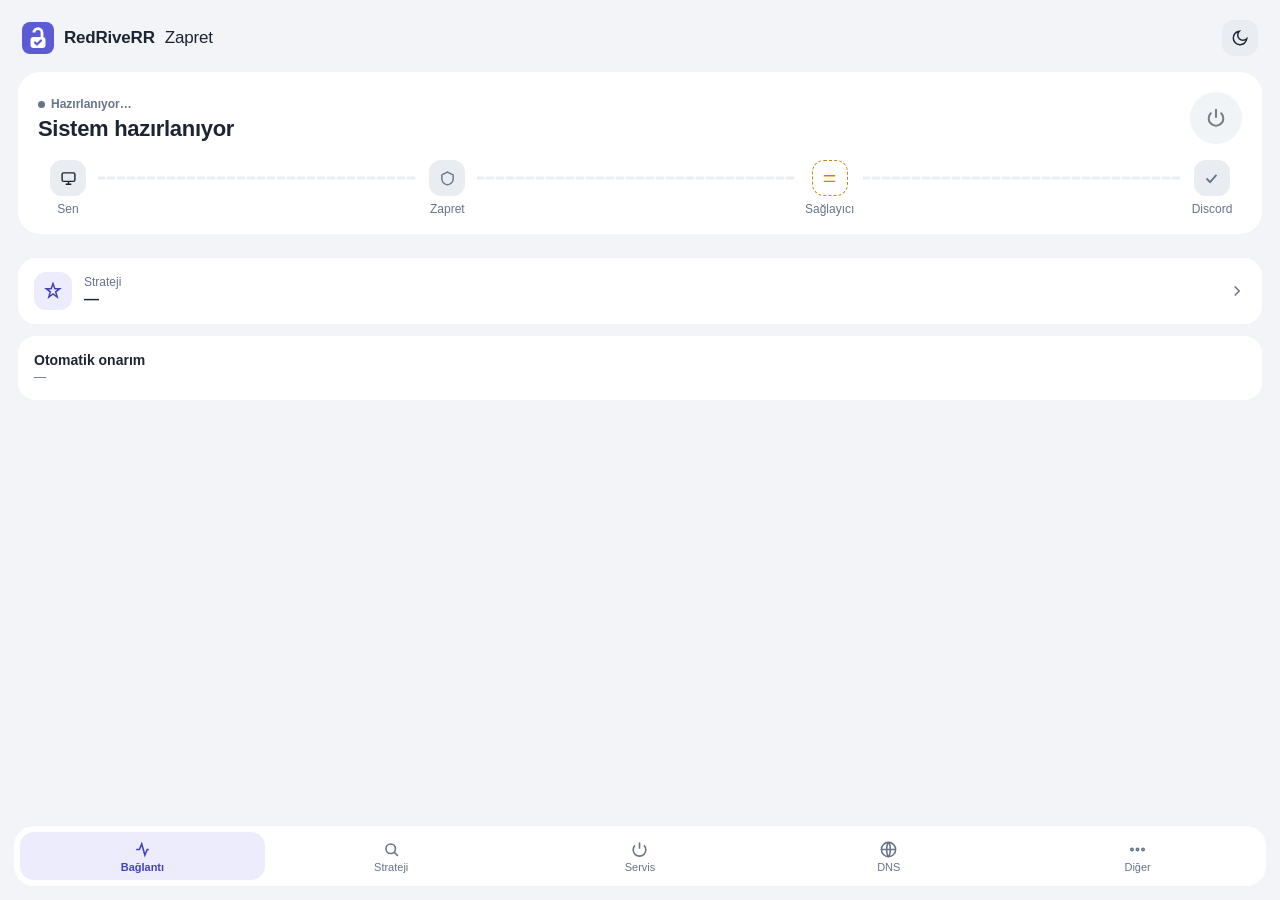
<file: ui/web/index.html>
<!doctype html>
<html lang="tr" data-tema="acik">
<head>
<meta charset="utf-8">
<meta http-equiv="Content-Security-Policy" content="default-src 'none'; style-src 'self' 'unsafe-inline'; script-src 'self'; img-src 'self' data:">
<title>RedRiveRR Zapret</title>
<link rel="stylesheet" href="stil.css">
</head>
<body>
<div class="app">
  <header>
    <div class="marka">
      <svg width="32" height="32" viewBox="0 0 64 64" aria-hidden="true"><rect width="64" height="64" rx="16" fill="var(--logo)"></rect><path d="M40 30 V21 A 8 8 0 0 0 24 21 V18" fill="none" stroke="#FFFFFF" stroke-width="5.5" stroke-linecap="round"></path><rect x="17" y="30" width="30" height="22" rx="6" fill="#FFFFFF"></rect><path d="M26 41 L30 45 L38 37" fill="none" stroke="var(--logo)" stroke-width="4.5" stroke-linecap="round" stroke-linejoin="round"></path></svg>
      RedRiveRR <span>Zapret</span>
    </div>
    <button class="ikonbtn" id="tema" aria-label="Açık veya koyu tema"><svg width="18" height="18" viewBox="0 0 24 24" fill="none" stroke="currentColor" stroke-width="2" aria-hidden="true"><path d="M21 13A9 9 0 1 1 11 3a7 7 0 0 0 10 10z"></path></svg></button>
  </header>
  <main>
    <!-- Bağlantı -->
    <section class="gorunum acik" id="g-baglanti">
      <section class="kahraman" id="kahraman" data-durum="bekliyor">
        <div class="ust">
          <div>
            <span class="rozet"><span class="nokta"></span><span id="rozet">Hazırlanıyor…</span></span>
            <h1 id="baslik">Sistem hazırlanıyor</h1>
          </div>
          <button class="guc" id="guc" aria-label="Başlat" disabled><svg width="22" height="22" viewBox="0 0 24 24" fill="none" stroke="var(--text)" stroke-width="2.2" stroke-linecap="round" aria-hidden="true"><path d="M12 3v8"></path><path d="M6.3 6.8a8 8 0 1 0 11.4 0"></path></svg></button>
        </div>
        <div class="yol" aria-label="Bağlantı yolu">
          <div class="dugum"><i><svg width="17" height="17" viewBox="0 0 24 24" fill="none" stroke="var(--text)" stroke-width="2" aria-hidden="true"><rect x="3" y="4" width="18" height="12" rx="2"></rect><path d="M8 20h8M12 16v4"></path></svg></i>Sen</div>
          <svg class="cizgi" aria-hidden="true"><line x1="0" y1="2" x2="100%" y2="2" stroke-width="3" stroke-linecap="round" stroke-dasharray="6 4"></line></svg>
          <div class="dugum"><i class="vurgu"><svg width="17" height="17" viewBox="0 0 24 24" fill="none" stroke="var(--onAccent)" stroke-width="2" aria-hidden="true"><path d="M12 3l8 4v5c0 5-3.5 8-8 9-4.5-1-8-4-8-9V7z"></path></svg></i>Zapret</div>
          <svg class="cizgi" aria-hidden="true"><line x1="0" y1="2" x2="100%" y2="2" stroke-width="3" stroke-linecap="round" stroke-dasharray="6 4"></line></svg>
          <div class="dugum" style="width:66px"><i class="engel"><svg width="17" height="17" viewBox="0 0 24 24" fill="none" stroke="var(--warn)" stroke-width="2" aria-hidden="true"><path d="M4 8h16M4 16h16"></path></svg></i>Sağlayıcı</div>
          <svg class="cizgi son" aria-hidden="true"><line x1="0" y1="2" x2="100%" y2="2" stroke-width="3" stroke-linecap="round" stroke-dasharray="6 4"></line></svg>
          <div class="dugum"><i class="tamam"><svg width="17" height="17" viewBox="0 0 24 24" fill="none" stroke="var(--onAccent)" stroke-width="2.6" aria-hidden="true"><path d="M5 12l5 5 9-10"></path></svg></i>Discord</div>
        </div>
      </section>
      <p class="kucuk" id="aciklama" style="margin:0 4px"></p>
      <a class="kart strateji" id="strateji-kart" href="#strateji">
        <i><svg width="18" height="18" viewBox="0 0 24 24" fill="none" stroke="var(--accentText)" stroke-width="2" aria-hidden="true"><path d="M12 2l2.4 6.9H21l-5.4 4.2 2 7-5.6-4.2-5.6 4.2 2-7L3 8.9h6.6z"></path></svg></i>
        <div><span class="kucuk">Strateji</span><span class="uzun" id="strateji-ad" style="font-size:15px;font-weight:600">—</span><span class="kucuk uzun" id="strateji-detay"></span></div>
        <svg width="18" height="18" viewBox="0 0 24 24" fill="none" stroke="var(--muted)" stroke-width="2" aria-hidden="true"><path d="M9 6l6 6-6 6"></path></svg>
      </a>
      <section class="kart liste">
        <div class="satir"><span class="ad"><b>Otomatik onarım</b><span class="kucuk" id="onarim">—</span></span></div>
      </section>
      <div class="bilgi" id="bilgi"></div>
    </section>
    <!-- Diğer sekmeler: sonraki adımlarda -->
    <!-- Strateji -->
    <section class="gorunum" id="g-strateji">
      <div class="sayfabaslik">
        <h1>Strateji bul</h1>
        <p>Sağlayıcına en uygun yöntemi ölçerek seçer.</p>
      </div>
      <div class="secimler" id="analiz-turu" role="radiogroup" aria-label="Analiz türü">
        <button class="secim" role="radio" aria-checked="true" data-tur="hizli">
          <svg width="20" height="20" viewBox="0 0 24 24" fill="none" stroke="currentColor" stroke-width="2" aria-hidden="true"><path d="M13 2L4 14h7l-1 8 9-12h-7z"></path></svg>
          <b>Hızlı test</b><span class="kucuk">Hazır stratejiler, 1–3 dk</span>
        </button>
        <button class="secim" role="radio" aria-checked="false" data-tur="tam">
          <svg width="20" height="20" viewBox="0 0 24 24" fill="none" stroke="currentColor" stroke-width="2" aria-hidden="true"><circle cx="11" cy="11" r="7"></circle><path d="M20 20l-3.5-3.5M11 8v3l2 2"></path></svg>
          <b>Tam analiz</b><span class="kucuk">Baştan tarama, 5–15 dk</span>
        </button>
      </div>
      <button class="birincil" id="analiz-baslat" disabled>Hızlı testi başlat</button>
      <section class="kart sonuclar" id="sonuclar" hidden>
        <div class="sonucbas"><h2 id="sonuc-zaman">Son analiz</h2><button class="baglanti" id="tum-sonuclar">Tüm sonuçlar</button></div>
        <div id="sonuc-liste"></div>
      </section>
      <section class="kart liste">
        <label class="satir"><span class="ad"><b>Strateji</b></span><select id="sec-strateji" data-alan="strateji" disabled></select></label>
        <label class="satir"><span class="ad"><b>Motor</b></span><select id="sec-motor" data-alan="motor" disabled></select></label>
        <label class="satir"><span class="ad"><b>Site filtresi</b><span class="kucuk" id="filtre-not"></span></span><select id="sec-filtre" data-alan="filtre" disabled></select></label>
      </section>
    </section>
    <!-- Servis -->
    <section class="gorunum" id="g-servis">
      <div class="sayfabaslik">
        <h1>Servis</h1>
        <p>Program kapalıyken de Zapret çalışsın.</p>
      </div>
      <section class="kart servisdurum" id="servis-durum" data-durum="yok">
        <span class="servisikon"><svg width="20" height="20" viewBox="0 0 24 24" fill="none" stroke="currentColor" stroke-width="2.2" stroke-linecap="round" aria-hidden="true"><path d="M12 3v8"></path><path d="M6.3 6.8a8 8 0 1 0 11.4 0"></path></svg></span>
        <span class="ad"><b id="servis-baslik">Servis durumu okunuyor</b><span class="kucuk" id="servis-aciklama"></span></span>
      </section>
      <section class="kart liste">
        <div class="satir"><span class="ad"><b>Otomatik onarım</b><span class="kucuk">Discord açılmazsa DNS'i ve stratejiyi kendisi düzeltir.</span><span class="kucuk" id="onarim-not"></span></span>
          <button class="anahtar" role="switch" aria-checked="false" aria-label="Otomatik onarım" data-ayar="onarim" disabled><span></span></button></div>
        <div class="satir"><span class="ad"><b>Kapanırsa yeniden başlat</b><span class="kucuk">En fazla 2 kez. Hile korumalı oyun oynuyorsan kapalı tut.</span></span>
          <button class="anahtar" role="switch" aria-checked="false" aria-label="Kapanırsa yeniden başlat" data-ayar="yenidenBaslat" disabled><span></span></button></div>
      </section>
      <div class="dugmeler">
        <button class="birincil" id="servis-kur" data-servis="kur" hidden disabled>Servisi kur</button>
        <button class="ikincil" id="servis-ayar" data-servis="ayarlar" disabled>Onarım ayarları</button>
        <button class="tehlike" id="servis-kaldir" data-servis="kaldir" data-onay="Kaldırmak için tekrar bas" hidden disabled>Servisi kaldır</button>
      </div>
      <p class="kucuk" id="kaldir-not" data-yalniz="windows" hidden style="margin:0 4px">Kaldırınca WinDivert ve DNSCrypt kalıntıları da temizlenir, DNS otomatiğe döner.</p>
    </section>
    <!-- DNS -->
    <section class="gorunum" id="g-dns">
      <div class="sayfabaslik">
        <h1>DNS</h1>
        <p>Sağlayıcın site adreslerini yanlış gösteriyorsa buradan düzelt.</p>
      </div>
      <section class="kart servisdurum" id="dns-durum" data-durum="bekliyor">
        <span class="servisikon"><svg width="20" height="20" viewBox="0 0 24 24" fill="none" stroke="currentColor" stroke-width="2" aria-hidden="true"><circle cx="12" cy="12" r="9"></circle><path d="M3 12h18M12 3c3 3 3 15 0 18M12 3c-3 3-3 15 0 18"></path></svg></span>
        <span class="ad"><b id="dns-baslik">DNS kontrol ediliyor</b><span class="kucuk" id="dns-aciklama"></span><span class="kucuk" id="dns-sunucu"></span></span>
      </section>
      <fieldset class="kart dnssecim" id="dns-secim" aria-labelledby="dns-secim-baslik" disabled>
        <div class="dnsbaslik" id="dns-secim-baslik">DNS seçimi</div>
        <label class="satir"><input type="radio" name="dns" value="saglayici"><span class="ad"><b>Sağlayıcının DNS'i</b><span class="kucuk">Otomatik ayar. Bazı sağlayıcılarda Discord'u engeller.</span></span></label>
        <label class="satir"><input type="radio" name="dns" value="cloudflare"><span class="ad"><b>Cloudflare (1.1.1.1)</b><span class="kucuk" data-not="cloudflare">Çoğu bağlantıda yeterli.</span></span></label>
        <label class="satir"><input type="radio" name="dns" value="sifreli"><span class="ad"><b>Şifreli DNS</b><span class="kucuk">Sorgulara müdahale varsa. Küçük bir servis (DNSCrypt) kurar.</span></span></label>
      </fieldset>
      <button class="birincil" id="dns-uygula" hidden>Değiştir</button>
    </section>
    <!-- Diğer -->
    <section class="gorunum" id="g-diger">
      <div class="sayfabaslik"><h1>Diğer</h1></div>
      <section class="kart liste">
        <button class="satir tik" id="paylasim-ac"><span class="ad"><b>Ağ paylaşımı</b><span class="kucuk">Konsol ve akıllı TV bu bilgisayar üzerinden bağlansın.</span></span><span class="deger" id="paylasim-ozet">Kapalı</span><svg class="ok" width="18" height="18" viewBox="0 0 24 24" fill="none" stroke="currentColor" stroke-width="2" aria-hidden="true"><path d="M9 6l6 6-6 6"></path></svg></button>
        <button class="satir tik yeni-surum" id="guncelle-satir" data-komut="guncelle" hidden><span class="ad"><b id="guncelle-baslik">Yeni sürüm hazır</b><span class="kucuk">İndirip kurar ve programı yeniden açar; ayarlarınız ve listeleriniz korunur.</span></span><span class="deger vurgu-deger">Güncelle</span></button>
        <div class="satir"><span class="ad"><b>Güncellemeleri kontrol et</b><span class="kucuk">Açılışta yeni sürüm var mı bakar.</span></span>
          <button class="anahtar" role="switch" aria-checked="true" aria-label="Güncellemeleri kontrol et" id="guncelleme" disabled><span></span></button></div>
      </section>
      <section class="kart liste">
        <button class="satir tik" id="rehber-ac"><span class="ad"><b>Nasıl kullanılır?</b><span class="kucuk">Adım adım: DNS, strateji, başlatma, servis.</span></span><svg class="ok" width="18" height="18" viewBox="0 0 24 24" fill="none" stroke="currentColor" stroke-width="2" aria-hidden="true"><path d="M9 6l6 6-6 6"></path></svg></button>
        <button class="satir tik" id="tanilama" data-komut="tanilama"><span class="ad"><b>Sorun bildirmek için paket oluştur</b><span class="kucuk">Ayarlar ve kayıtlar tek dosyada; ziyaret geçmişi eklenmez, IP/MAC adresleri ve kullanıcı adınız maskelenir.</span></span><svg class="ok" width="18" height="18" viewBox="0 0 24 24" fill="none" stroke="currentColor" stroke-width="2" aria-hidden="true"><path d="M9 6l6 6-6 6"></path></svg></button>
        <button class="satir tik" data-komut="kayitlar"><span class="ad"><b>Kayıtları aç</b></span><svg class="ok" width="18" height="18" viewBox="0 0 24 24" fill="none" stroke="currentColor" stroke-width="2" aria-hidden="true"><path d="M9 6l6 6-6 6"></path></svg></button>
        <button class="satir tik" data-komut="ayarlar"><span class="ad"><b>Tüm ayarlar</b><span class="kucuk">Onarım ayrıntıları, şimdi kontrol et.</span></span><svg class="ok" width="18" height="18" viewBox="0 0 24 24" fill="none" stroke="currentColor" stroke-width="2" aria-hidden="true"><path d="M9 6l6 6-6 6"></path></svg></button>
        <button class="satir tik" data-komut="eskiArayuz" data-yalniz="windows"><span class="ad"><b>Klasik arayüze geç</b><span class="kucuk">alimali54/zapret-win-turkey'in özgün arayüzü. Oradan "Yeni arayüz" ile geri dönersin.</span></span><svg class="ok" width="18" height="18" viewBox="0 0 24 24" fill="none" stroke="currentColor" stroke-width="2" aria-hidden="true"><path d="M9 6l6 6-6 6"></path></svg></button>
        <div class="satir"><span class="ad"><b>Hakkında</b><span class="kucuk" id="hakkinda"></span><span class="kucuk">github.com/RedRiveRR/zapret-win-turkey</span><span class="kucuk">Temel: alimali54/zapret-win-turkey, motor: bol-van/zapret</span></span><button class="baglanti" data-komut="github">GitHub</button></div>
      </section>
      <button class="tehlike" id="temizle" data-onay="Temizlemek için tekrar bas" disabled>Her şeyi temizle ve DNS'i sıfırla</button>
      <p class="kucuk" style="margin:0 4px">Servis, WinDivert ve DNSCrypt kaldırılır, DNS otomatiğe döner.</p>
    </section>
    <!-- Ağ paylaşımı (Diğer'den açılır) -->
    <section class="gorunum" id="g-paylasim">
      <div class="sayfabaslik geri"><button class="ikonbtn" id="paylasim-geri" aria-label="Diğer'e dön"><svg width="18" height="18" viewBox="0 0 24 24" fill="none" stroke="currentColor" stroke-width="2" aria-hidden="true"><path d="M15 6l-6 6 6 6"></path></svg></button><div><h1>Ağ paylaşımı</h1><p>Konsol ve TV, bu bilgisayardaki Zapret üzerinden bağlansın.</p></div></div>
      <section class="kart servisdurum" id="paylasim-durum" data-durum="yok">
        <span class="servisikon"><svg width="20" height="20" viewBox="0 0 24 24" fill="none" stroke="currentColor" stroke-width="2" aria-hidden="true"><rect x="3" y="4" width="18" height="12" rx="2"></rect><path d="M8 20h8M12 16v4"></path></svg></span>
        <span class="ad"><b id="paylasim-baslik">Paylaşım kapalı</b><span class="kucuk" id="paylasim-aciklama"></span></span>
      </section>
      <button class="birincil" id="paylasim-dugme" disabled>Paylaşımı başlat</button>
      <section class="kart liste" id="paylasim-cihazlar" hidden>
        <div class="dnsbaslik">Bağlı cihazlar</div>
        <div id="paylasim-cihaz-liste"></div>
        <p class="cihaz-bos" id="paylasim-cihaz-bos">Henüz cihaz görünmedi. Cihazda aşağıdaki ayarları girip bağlantı testini yap.</p>
        <p class="cihaz-not" id="paylasim-cihaz-not" hidden>"Etkin": cihaz son bir dakikada yeni bağlantı açtı. Ayrılan cihaz bir dakika içinde "N dk önce" olur; bağlı ama boşta bekleyen cihaz da böyle görünebilir.</p>
      </section>
      <section class="kart liste">
        <div class="satir" data-yalniz="windows"><span class="ad"><b>Npcap</b><span class="kucuk">Ağ kartını dinlemek için gereken sürücü ("WinPcap API-compatible Mode" işaretli kurulmalı).</span></span><span class="deger" id="paylasim-npcap">—</span><button class="baglanti" data-komut="npcap" id="npcap-indir" hidden>İndir</button></div>
        <div class="satir"><span class="ad"><b>Bağlantı</b><span class="kucuk" id="paylasim-kart-not">Kablo önerilir; Wi-Fi'de paylaşım yavaşlar.</span></span><span class="deger" id="paylasim-kart">—</span></div>
        <div class="satir"><span class="ad"><b>Cihazların DNS'i</b><span class="kucuk" id="paylasim-dnsyolu-not">Discord adları için şifreli DNS kullanılır (DNSCrypt kuruluysa o, değilse paylaşıma özel geçici bir kopya).</span></span><span class="deger" id="paylasim-dnsyolu">—</span></div>
      </section>
      <section class="kart liste" id="paylasim-ayar">
        <div class="dnsbaslik">Cihazda girilecek ayarlar (elle / statik)</div>
        <div class="not-kutu"><b>Önemli:</b> Bu ayarlarla cihaz internete <b>bilgisayar üzerinden</b> çıkar. Bilgisayar açık, Zapret çalışıyor ve paylaşım açık değilse cihazda hiçbir şey internete bağlanmaz (mağaza ve diğer oyunlar dahil). Ayarları ana bağlantının yerine, cihaz izin veriyorsa <b>ayrı bir bağlantı kaydı</b> olarak ekle (ör. Nintendo Switch'te "Manuel kurulum" ile yeni kayıt). PS5, PS4 ve Xbox'ta tek kayıt olduğundan, bilgisayarsız oynarken IP ve DNS ayarlarını <b>Otomatik</b>'e döndür; Discord gerekince yeniden elle gir.</div>
        <div class="satir"><span class="ad"><b>IP adresi</b><span class="kucuk" id="paylasim-ip2"></span></span><span class="deger kod" id="paylasim-ip">—</span><button class="baglanti" data-kopyala="paylasim-ip">Kopyala</button></div>
        <div class="satir"><span class="ad"><b>Alt ağ maskesi</b></span><span class="deger kod" id="paylasim-maske">—</span><button class="baglanti" data-kopyala="paylasim-maske">Kopyala</button></div>
        <div class="satir"><span class="ad"><b>Ağ geçidi</b></span><span class="deger kod" id="paylasim-gecit">—</span><button class="baglanti" data-kopyala="paylasim-gecit">Kopyala</button></div>
        <div class="satir"><span class="ad"><b>Birincil DNS</b><span class="kucuk">Sorular bilgisayardaki şifreli DNS'ten cevaplanır (Discord adları için gerekli).</span></span><span class="deger kod" id="paylasim-dns">1.1.1.1</span><button class="baglanti" data-kopyala="paylasim-dns">Kopyala</button></div>
        <div class="satir"><span class="ad"><b>İkincil DNS</b></span><span class="deger kod" id="paylasim-dns2">8.8.8.8</span><button class="baglanti" data-kopyala="paylasim-dns2">Kopyala</button></div>
        <div class="satir"><span class="ad"><b>MTU</b><span class="kucuk">PS5 ve Switch'te elle girilmeli; paylaşım başlayınca görünür.</span></span><span class="deger kod" id="paylasim-mtu">—</span><button class="baglanti" data-kopyala="paylasim-mtu">Kopyala</button></div>
      </section>
      <section class="kart rehber">
        <div class="sekmeler" role="tablist" aria-label="Cihaz rehberi"><button role="tab" aria-selected="true" data-rehber="ps5">PlayStation 5</button><button role="tab" aria-selected="false" data-rehber="ps4">PlayStation 4</button><button role="tab" aria-selected="false" data-rehber="xbox">Xbox</button><button role="tab" aria-selected="false" data-rehber="switch">Nintendo Switch</button><button role="tab" aria-selected="false" data-rehber="tv">Akıllı TV</button></div>
        <ol class="adimlar" data-rehber-icerik="ps5"><li>Ayarlar → Ağ → Ayarlar → İnternet Bağlantısını Kur.</li><li>Kullandığın bağlantıyı seç (kablo ya da Wi-Fi), Options tuşu → Gelişmiş Ayarlar.</li><li>IP Adresi Ayarları: <b>Manuel</b>. IP adresi, Alt Ağ Maskesi ve Varsayılan Ağ Geçidi'ni yaz.</li><li>Birincil DNS: <b>1.1.1.1</b>, İkincil DNS: <b>8.8.8.8</b>.</li><li>MTU: <b>Manuel</b>, yukarıdaki MTU değeri (PS5'te gerekli).</li><li>Tamam → bağlantıyı test et.</li></ol><ol class="adimlar" data-rehber-icerik="ps4" hidden><li>Ayarlar → Ağ → İnternet Bağlantısını Kur → Kablo veya Wi-Fi → <b>Özel</b>.</li><li>IP Adresi Ayarları: <b>Manuel</b>. IP adresi, Alt Ağ Maskesi, Varsayılan Ağ Geçidi'ni yaz.</li><li>Birincil DNS: <b>1.1.1.1</b>, İkincil DNS: <b>8.8.8.8</b>.</li><li>MTU: Otomatik (bağlanmazsa Manuel ve yukarıdaki değer), Proxy: Kullanma → test et.</li></ol><ol class="adimlar" data-rehber-icerik="xbox" hidden><li>Ayarlar → Genel → Ağ ayarları → Gelişmiş ayarlar.</li><li>IP ayarları → <b>El ile</b>: IP adresi, alt ağ maskesi, ağ geçidi.</li><li>DNS ayarları → <b>El ile</b>: birincil <b>1.1.1.1</b>, ikincil <b>8.8.8.8</b>.</li><li>Geri dön → Ağ bağlantısını test et.</li></ol><ol class="adimlar" data-rehber-icerik="switch" hidden><li>Sistem Ayarları → İnternet → İnternet Ayarları → ağını seç → Ayarı Değiştir.</li><li>IP Adresi Ayarları: <b>Manuel</b>. IP adresi, Alt Ağ Maskesi, Ağ Geçidi.</li><li>DNS Ayarları: <b>Manuel</b>. Birincil <b>1.1.1.1</b>, ikincil <b>8.8.8.8</b>.</li><li>MTU: yukarıdaki MTU değeri (Switch'te gerekli).</li><li>Kaydet → Bağlantıyı Test Et.</li></ol><ol class="adimlar" data-rehber-icerik="tv" hidden><li>Android / Google TV: Ayarlar → Ağ ve İnternet → ağın → IP ayarları: <b>Statik</b>.</li><li>IP adresi ve ağ geçidini yaz; ağ önek uzunluğu: <b>16</b>; DNS 1: <b>1.1.1.1</b>, DNS 2: <b>8.8.8.8</b>.</li><li>Samsung / LG: Ağ ayarları → IP ayarları → <b>Manuel</b> (aynı değerler).</li><li>Discord veya YouTube uygulamasını yeniden aç.</li></ol>
        <p class="kucuk">Menü adları cihaz yazılımı sürümüne göre biraz farklı olabilir. Bilgisayar ve cihaz aynı modeme bağlı olmalı, bilgisayar açık kalmalı.</p>
      </section>
    </section>
  </main>
  <div class="bildirim" id="bildirim" role="status" aria-live="polite"></div>
  <!-- Başlarken rehberi: ilk açılışta, sonra Diğer → Nasıl kullanılır? -->
  <section class="rehber-ekran" id="rehber" role="dialog" aria-modal="true" aria-labelledby="rehber-baslik" hidden>
    <div class="rehber-ust"><span class="rehber-sayac" id="rehber-sayac"></span><button class="rehber-atla" id="rehber-atla">Atla</button></div>
    <div class="rehber-sahne" id="rehber-sahne" aria-hidden="true"></div>
    <div class="rehber-metin">
      <h1 id="rehber-baslik"></h1>
      <p id="rehber-govde"></p>
      <ul class="rehber-ipucu" id="rehber-ipucu"></ul>
    </div>
    <div class="rehber-alt">
      <div class="rehber-noktalar" id="rehber-noktalar"></div>
      <div class="rehber-dugmeler"><button class="ikincil" id="rehber-geri">Geri</button><button class="birincil" id="rehber-ileri">İleri</button></div>
    </div>
  </section>
  <nav aria-label="Bölümler">
    <a href="#baglanti" data-gorunum="baglanti" class="secili"><svg width="19" height="19" viewBox="0 0 24 24" fill="none" stroke="currentColor" stroke-width="2" aria-hidden="true"><path d="M4 12h4l3-7 4 14 3-7h2"></path></svg>Bağlantı</a>
    <a href="#strateji" data-gorunum="strateji"><svg width="19" height="19" viewBox="0 0 24 24" fill="none" stroke="currentColor" stroke-width="2" aria-hidden="true"><circle cx="11" cy="11" r="6"></circle><path d="M20 20l-4.5-4.5"></path></svg>Strateji</a>
    <a href="#servis" data-gorunum="servis"><svg width="19" height="19" viewBox="0 0 24 24" fill="none" stroke="currentColor" stroke-width="2" aria-hidden="true"><path d="M12 3v8"></path><path d="M6.3 6.8a8 8 0 1 0 11.4 0"></path></svg>Servis</a>
    <a href="#dns" data-gorunum="dns"><svg width="19" height="19" viewBox="0 0 24 24" fill="none" stroke="currentColor" stroke-width="2" aria-hidden="true"><circle cx="12" cy="12" r="9"></circle><path d="M3 12h18M12 3c3 3 3 15 0 18M12 3c-3 3-3 15 0 18"></path></svg>DNS</a>
    <a href="#diger" data-gorunum="diger"><svg width="19" height="19" viewBox="0 0 24 24" fill="none" stroke="currentColor" stroke-width="2" aria-hidden="true"><circle cx="5" cy="12" r="1.5"></circle><circle cx="12" cy="12" r="1.5"></circle><circle cx="19" cy="12" r="1.5"></circle></svg>Diğer</a>
  </nav>
</div>
<script src="uygulama.js"></script>
</body>
</html>
</file>
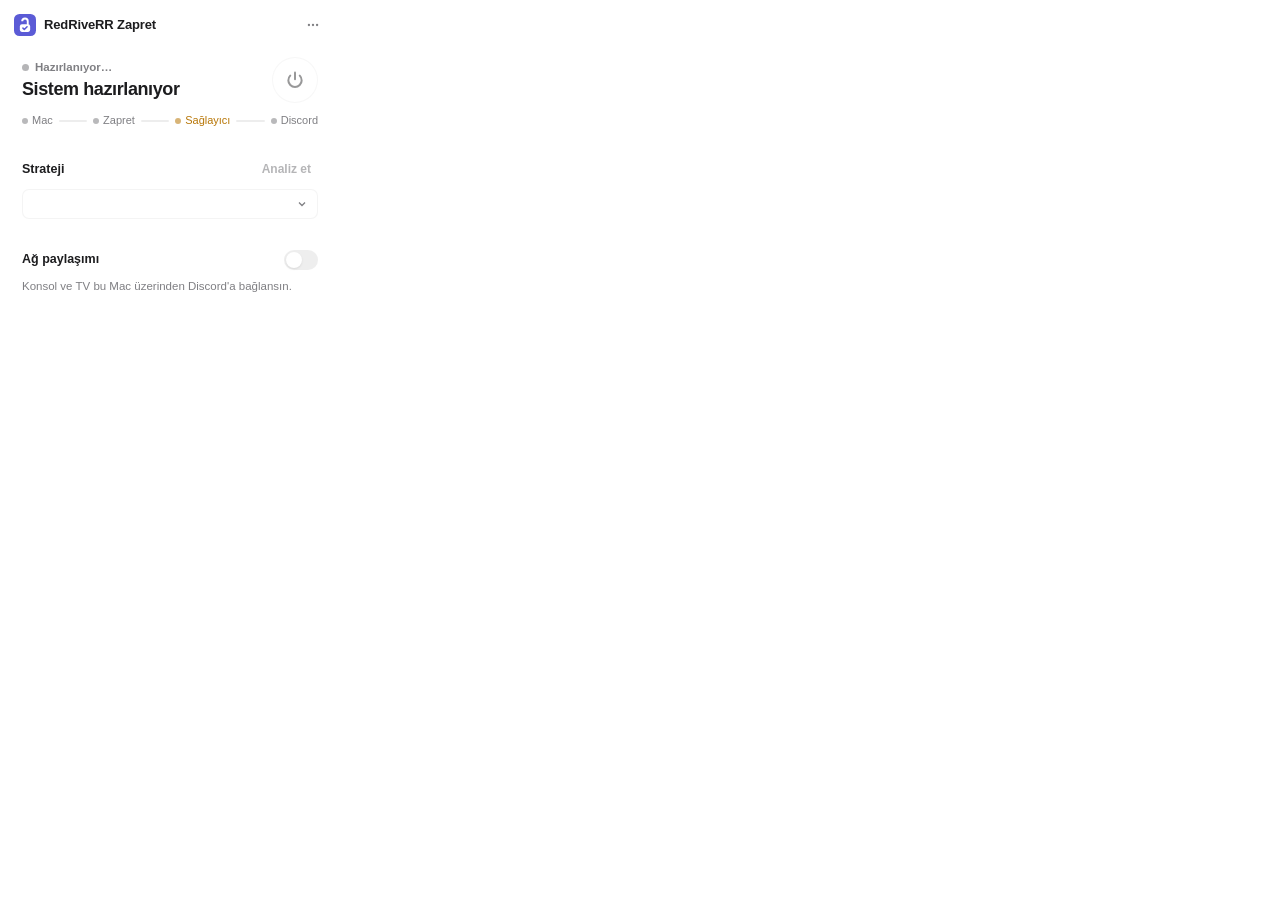
<file: macos/Resources/web/index.html>
<!doctype html>
<html lang="tr">
<head>
<meta charset="utf-8">
<meta http-equiv="Content-Security-Policy" content="default-src 'none'; style-src 'self'; script-src 'self'; img-src 'self' data:">
<title>RedRiveRR Zapret</title>
<link rel="stylesheet" href="stil.css">
</head>
<body>
<!-- macOS menü çubuğu paneli. Windows arayüzü ui/web'de; mesaj sözleşmesi uygulama.js başında. -->
<div class="app" id="app">
  <header>
    <div class="marka">
      <svg width="22" height="22" viewBox="0 0 64 64" aria-hidden="true"><rect width="64" height="64" rx="16" fill="var(--accent)"></rect><path d="M40 30 V21 A 8 8 0 0 0 24 21 V18" fill="none" stroke="#FFFFFF" stroke-width="5.5" stroke-linecap="round"></path><rect x="17" y="30" width="30" height="22" rx="6" fill="#FFFFFF"></rect><path d="M26 41 L30 45 L38 37" fill="none" stroke="var(--accent)" stroke-width="4.5" stroke-linecap="round" stroke-linejoin="round"></path></svg>
      <span>RedRiveRR Zapret</span>
    </div>
    <button class="ikon" id="menu-ac" aria-label="Menü" aria-haspopup="menu" aria-expanded="false"><svg width="16" height="16" viewBox="0 0 24 24" fill="currentColor" aria-hidden="true"><circle cx="5" cy="12" r="2"></circle><circle cx="12" cy="12" r="2"></circle><circle cx="19" cy="12" r="2"></circle></svg></button>
    <div class="menu" id="menu" role="menu" hidden>
      <button role="menuitem" data-komut="kayitlar">Kayıtları aç</button>
      <button role="menuitem" data-komut="sonuclar">Analiz raporunu aç</button>
      <button role="menuitem" data-komut="github">GitHub sayfası</button>
      <hr>
      <button role="menuitem" data-komut="cikis">Zapret'ten çık</button>
      <p class="surum" id="surum"></p>
    </div>
  </header>

  <div class="guncelleme" id="guncelleme" hidden>
    <span id="guncelleme-metin">Yeni sürüm hazır</span>
    <button class="metin-dugme" id="guncelle">Güncelle</button>
  </div>

  <section class="modul kahraman" id="kahraman" data-durum="bekliyor">
    <div class="ust">
      <div class="metin">
        <span class="rozet"><i></i><span id="rozet">Hazırlanıyor…</span></span>
        <h1 id="baslik">Sistem hazırlanıyor</h1>
      </div>
      <button class="guc" id="guc" aria-label="Başlat" disabled><svg width="20" height="20" viewBox="0 0 24 24" fill="none" stroke="currentColor" stroke-width="2.4" stroke-linecap="round" aria-hidden="true"><path d="M12 3v8"></path><path d="M6.3 6.8a8 8 0 1 0 11.4 0"></path></svg></button>
    </div>
    <div class="yol" aria-label="Bağlantı yolu: Mac, Zapret, sağlayıcı, Discord">
      <span>Mac</span><i></i><span>Zapret</span><i></i><span class="saglayici">Sağlayıcı</span><i></i><span>Discord</span>
    </div>
    <p class="aciklama" id="aciklama"></p>
    <button class="ikincil" id="discord-yenile" hidden>Discord'u yeniden başlat</button>
  </section>

  <section class="modul strateji">
    <div class="modul-bas">
      <h2>Strateji</h2>
      <button class="metin-dugme" id="analiz" disabled>Analiz et</button>
    </div>
    <label class="secici">
      <select id="sec-strateji" aria-label="Strateji" disabled></select>
      <svg width="12" height="12" viewBox="0 0 24 24" fill="none" stroke="currentColor" stroke-width="2.6" aria-hidden="true"><path d="M6 9l6 6 6-6"></path></svg>
    </label>
    <div class="ilerleme" id="ilerleme" hidden><div><i id="ilerleme-cubuk"></i></div><span id="ilerleme-metin"></span></div>
    <ul class="sonuclar" id="sonuclar" aria-label="Analiz sonuçları"></ul>
    <p class="not" id="zaman"></p>
  </section>

  <section class="modul paylasim" id="paylasim" data-acik="false">
    <div class="modul-bas">
      <h2>Ağ paylaşımı</h2>
      <button class="anahtar" id="paylasim-anahtar" role="switch" aria-checked="false" aria-label="Ağ paylaşımı" disabled><span></span></button>
    </div>
    <p class="not" id="paylasim-not">Konsol ve TV bu Mac üzerinden Discord'a bağlansın.</p>
    <div class="paylasim-govde" id="paylasim-govde" hidden>
      <div id="gecit-blok">
        <p class="not">Cihazın ağ ayarında IP'yi <b>elle</b> gir (DHCP değil):</p>
        <dl class="ayarlar">
          <dt>IP adresi</dt><dd><span class="deger" id="gecit-ip">—</span><button class="metin-dugme" data-kopyala="gecit-ip">Kopyala</button></dd>
          <dt>Alt ağ maskesi</dt><dd><span class="deger" id="gecit-maske">—</span><button class="metin-dugme" data-kopyala="gecit-maske">Kopyala</button></dd>
          <dt>Ağ geçidi</dt><dd><span class="deger" id="gecit-gecit">—</span><button class="metin-dugme" data-kopyala="gecit-gecit">Kopyala</button></dd>
          <dt>Birincil DNS</dt><dd><span class="deger" id="gecit-dns">—</span><button class="metin-dugme" data-kopyala="gecit-dns">Kopyala</button></dd>
          <dt>İkincil DNS</dt><dd><span class="deger" id="gecit-dns2">—</span><button class="metin-dugme" data-kopyala="gecit-dns2">Kopyala</button></dd>
          <dt>MTU</dt><dd><span class="deger" id="gecit-mtu">—</span><button class="metin-dugme" data-kopyala="gecit-mtu">Kopyala</button></dd>
        </dl>
        <p class="not">İkinci cihaza IP'nin sonunu değiştirerek ver (.51, .52 …). Proxy ayarı varsa kapat.</p>
      </div>
      <div id="proxy-blok" hidden>
        <p class="not">Cihazın ağ ayarında <b>proxy sunucusu</b> olarak gir:</p>
        <div class="adres">
          <div><span class="deger" id="paylasim-adres">—</span><span class="not">Port <b id="paylasim-port">8080</b></span></div>
          <button class="metin-dugme" id="paylasim-kopyala">Kopyala</button>
        </div>
      </div>
      <details class="cihazlar" id="cihazlar">
        <summary id="cihazlar-baslik">Henüz bağlanan cihaz yok</summary>
        <ul id="cihaz-liste"></ul>
        <p class="not">"Etkin": son bir dakikada yeni bağlantı açtı. Boşta bekleyen cihaz da "dk önce" görünebilir.</p>
      </details>
      <p class="uyari" id="paylasim-kablosuz" hidden>Mac Wi-Fi'de; paylaşım kabloyla daha hızlı ve kararlı.</p>
      <p class="uyari" id="paylasim-duvar" hidden>macOS güvenlik duvarı açık. Cihaz ilk bağlandığında çıkan pencerede "İzin ver"i seç.</p>
      <details>
        <summary>Cihazda nasıl ayarlanır</summary>
        <dl class="adimlar">
          <dt>PS5</dt><dd>Ayarlar › Ağ › Ayarlar › İnternet bağlantısını kur › bağlantın › Gelişmiş ayarlar: IP ayarları Manuel (IP, maske, ağ geçidi, DNS'ler yukarıdaki gibi), MTU Manuel, Proxy kullanma.</dd>
          <dt>PS4</dt><dd>Ayarlar › Ağ › İnternet bağlantısını kur › Özel: IP Manuel, DNS Manuel, MTU Manuel, Proxy kullanma.</dd>
          <dt>Xbox</dt><dd>Ayarlar › Genel › Ağ ayarları › Gelişmiş ayarlar: IP ayarları El ile, DNS El ile.</dd>
          <dt>Switch</dt><dd>Sistem ayarları › İnternet › ağın › Ayarı değiştir: IP Manuel, DNS Manuel, MTU.</dd>
          <dt>TV</dt><dd>Ağ ayarları › IP ayarları Statik/Manuel (aynı değerler).</dd>
        </dl>
        <p class="not">Mac açık, Zapret çalışıyor ve paylaşım açık olmalı; yoksa cihaz internete çıkamaz. Bilgisayarsız oynarken cihazda IP'yi Otomatik'e döndür.</p>
      </details>
    </div>
  </section>

  <div class="bildirim" id="bildirim" role="status" aria-live="polite"></div>
</div>
<script src="uygulama.js"></script>
</body>
</html>
</file>
<file: ui/web/stil.css>
/* RedRiveRR Zapret — yeni arayüz stili (tasarım: docs/tasarim/ekranlar) */
:root[data-tema="acik"]{--bg:#F2F4F7;--surface:#FFFFFF;--surface2:#E9EDF2;--line:#EDF0F4;--text:#1D2433;--muted:#677489;--accent:#5B5BD6;--accentTint:#ECECFC;--accentText:#4342B8;--onAccent:#FFFFFF;--ok:#2F9E6E;--okTint:#E3F4EC;--okText:#1C6E4A;--warn:#C98512;--warnTint:#FBF0DC;--warnText:#8F5A00;--bad:#D33A45;--badTint:#FCEBEC;--badText:#B4232F;--logo:#5B5BD6;--knobOff:#FFFFFF;--trackOff:#CDD3DC}
:root[data-tema="koyu"]{--bg:#14161B;--surface:#1D2027;--surface2:#2A2E37;--line:#262A32;--text:#E7EAF0;--muted:#99A2B2;--accent:#7E80EE;--accentTint:#2A2B4D;--accentText:#B9BAFA;--onAccent:#101218;--ok:#4CC38A;--okTint:#17302A;--okText:#7FDBAE;--warn:#E5A53B;--warnTint:#33291A;--warnText:#F0C274;--bad:#F2555F;--badTint:#3A1E22;--badText:#FF9AA2;--logo:#6466E0;--knobOff:#C9CFDA;--trackOff:#3A3F4A}
*{box-sizing:border-box}
[hidden]{display:none!important}
html,body{margin:0;height:100%;background:var(--bg);color:var(--text);font-family:'Segoe UI Variable Text','Segoe UI',sans-serif;-webkit-user-select:none;user-select:none;overflow:hidden}
button{font-family:inherit;color:inherit}
.app{height:100%;display:flex;flex-direction:column}
header{padding:20px 22px 0;display:flex;align-items:center;justify-content:space-between}
.marka{display:flex;align-items:center;gap:10px;font-family:'Segoe UI Variable Display','Segoe UI',sans-serif;font-size:17px;font-weight:700;letter-spacing:-.2px}
.marka span{font-weight:400}
.ikonbtn{width:36px;height:36px;border-radius:12px;border:0;background:var(--surface2);display:flex;align-items:center;justify-content:center;cursor:pointer}
main{flex:1;min-height:0;padding:16px 18px 12px;display:flex;flex-direction:column;gap:12px;overflow-y:auto;overflow-x:hidden;-webkit-mask-image:linear-gradient(to bottom,transparent 0,#000 14px,#000 calc(100% - 14px),transparent 100%);mask-image:linear-gradient(to bottom,transparent 0,#000 14px,#000 calc(100% - 14px),transparent 100%)}
.gorunum{display:none;flex:1 0 auto;flex-direction:column;gap:12px}
.gorunum>*{flex-shrink:0}
.gorunum.acik{display:flex}
.sayfabaslik{padding:0 4px}
.sayfabaslik h1{font-size:24px}
.sayfabaslik p{margin:3px 0 0;font-size:13px;color:var(--muted)}
h1{margin:4px 0 0;font-family:'Segoe UI Variable Display','Segoe UI',sans-serif;font-size:24px;font-weight:700;letter-spacing:-.3px}
.kahraman{--tint:var(--okTint);--tintText:var(--okText);--dot:var(--ok);background:var(--tint);border-radius:22px;padding:20px 20px 18px;display:flex;flex-direction:column;gap:16px;transition:background .3s}
.kahraman[data-durum="hazir"],.kahraman[data-durum="bekliyor"]{--tint:var(--surface);--tintText:var(--muted);--dot:var(--muted)}
.kahraman[data-durum="uyari"]{--tint:var(--warnTint);--tintText:var(--warnText);--dot:var(--warn)}
.kahraman[data-durum="hata"]{--tint:var(--badTint);--tintText:var(--badText);--dot:var(--bad)}
.ust{display:flex;align-items:center;justify-content:space-between;gap:12px}
.rozet{display:inline-flex;align-items:center;gap:6px;font-size:12px;font-weight:600;color:var(--tintText)}
.nokta{width:7px;height:7px;border-radius:4px;background:var(--dot)}
.guc{flex-shrink:0;width:52px;height:52px;border-radius:26px;border:0;background:var(--surface);display:flex;align-items:center;justify-content:center;cursor:pointer;transition:transform .15s,background .2s}
.kahraman[data-durum="hazir"] .guc{background:var(--accent)}
.kahraman[data-durum="hazir"] .guc svg{stroke:var(--onAccent)}
.guc:active{transform:scale(.94)}
.guc:disabled{background:var(--surface2);opacity:.6;cursor:default}
button:focus-visible,nav a:focus-visible,a.kart:focus-visible{outline:2px solid var(--accent);outline-offset:2px}
.yol{display:flex;align-items:flex-start}
.dugum{display:flex;flex-direction:column;align-items:center;gap:6px;width:60px;font-size:12px;color:var(--muted)}
.dugum i{width:36px;height:36px;border-radius:12px;background:var(--surface);display:flex;align-items:center;justify-content:center}
.dugum i.vurgu{background:var(--accent)}.dugum i.tamam{background:var(--ok)}.dugum i.engel{border:1.5px dashed var(--warn)}
.kahraman:not([data-durum="aktif"]) .dugum i.vurgu{background:var(--surface2)}
.kahraman:not([data-durum="aktif"]) .dugum i.vurgu svg{stroke:var(--muted)}
.kahraman:not([data-durum="aktif"]) .dugum i.tamam{background:var(--surface2)}
.kahraman:not([data-durum="aktif"]) .dugum i.tamam svg{stroke:var(--muted)}
.cizgi{flex:1;margin-top:16px;height:4px}
.cizgi line{stroke:var(--accent)}
.cizgi.son line{stroke:var(--ok)}
.kahraman:not([data-durum="aktif"]) .cizgi line{stroke:var(--surface2);animation:none}
@keyframes akis{to{stroke-dashoffset:-20}}
.cizgi line{animation:akis 1.2s linear infinite}
@media (prefers-reduced-motion:reduce){.cizgi line{animation:none}}
.kart{background:var(--surface);border-radius:18px}
.liste{padding:4px 16px}
.satir{display:flex;align-items:center;gap:12px;padding:12px 0;border-bottom:1px solid var(--line);font-size:14px}
.satir:last-child{border-bottom:0}
.satir .ad{flex:1;display:flex;flex-direction:column;gap:2px}
.satir .ad b{font-weight:600}
.kucuk{font-size:12px;color:var(--muted)}
.deger{font-size:13px;color:var(--muted);text-align:right}
.strateji{padding:14px 16px;display:flex;align-items:center;gap:12px;text-decoration:none;color:inherit;cursor:pointer}
.strateji i{width:38px;height:38px;border-radius:12px;background:var(--accentTint);display:flex;align-items:center;justify-content:center;flex-shrink:0}
.strateji div{flex:1;display:flex;flex-direction:column;gap:1px;min-width:0}
.strateji .uzun{white-space:nowrap;overflow:hidden;text-overflow:ellipsis}
.bilgi{font-size:12px;color:var(--muted);text-align:center;min-height:16px}
.ikinci{margin-top:16px;height:40px;padding:0 18px;border-radius:12px;border:0;background:var(--accentTint);color:var(--accentText);font-size:14px;font-weight:600;cursor:pointer}
.yakinda{flex:1;display:flex;flex-direction:column;align-items:center;justify-content:center;text-align:center;color:var(--muted);font-size:14px;padding:24px}
nav{margin:0 14px 14px;height:60px;border-radius:20px;background:var(--surface);display:flex;padding:6px;gap:4px;flex-shrink:0}
nav a{flex:1;text-decoration:none;border-radius:14px;color:var(--muted);display:flex;flex-direction:column;align-items:center;justify-content:center;gap:2px;font-size:11px}
nav a.secili{background:var(--accentTint);color:var(--accentText);font-weight:600}
/* Strateji */
.secimler{display:flex;gap:10px}
.secimler[hidden]{display:none}
.secim{flex:1;text-align:left;border:2px solid transparent;background:var(--surface);border-radius:18px;padding:14px;cursor:pointer;display:flex;flex-direction:column;gap:6px;color:var(--muted)}
.secim b{font-size:15px;font-weight:600;color:var(--text)}
.secim[aria-checked="true"]{border-color:var(--accent);color:var(--accentText)}
.secim:disabled{opacity:.5;cursor:default}
.sonuclar{padding:14px 14px 8px;display:flex;flex-direction:column;gap:4px}
.sonuclar[hidden]{display:none}
.sonucbas{display:flex;align-items:center;justify-content:space-between;margin:0 4px 6px}
.sonucbas h2{margin:0;font-size:13px;font-weight:600;color:var(--muted)}
.baglanti{border:0;background:var(--accentTint);color:var(--accentText);font-size:13px;font-weight:600;padding:6px 10px;border-radius:10px;cursor:pointer}
.sonuc{display:flex;align-items:center;gap:12px;padding:10px;border-radius:12px}
.sonuc:first-child{background:var(--accentTint)}
.sonuc .puan{width:46px;height:32px;flex-shrink:0;border-radius:10px;background:var(--surface2);display:flex;align-items:center;justify-content:center;font-size:14px;font-weight:700}
.sonuc:first-child .puan{background:var(--accent);color:var(--onAccent)}
.sonuc.calismadi .puan{color:var(--muted)}
.sonuc[data-secim]{cursor:pointer}
.sonuc[data-secim]:hover{background:var(--surface2)}
.sonuc[data-secim]:focus-visible{outline:2px solid var(--accent);outline-offset:-2px}
.sonuc.secili{box-shadow:inset 0 0 0 2px var(--accent)}
.sonuc .ad{flex:1;display:flex;flex-direction:column;min-width:0;font-size:14px}
.sonuc .ad span:first-child{white-space:nowrap;overflow:hidden;text-overflow:ellipsis}
.sonuc:first-child .ad span:first-child{font-weight:600}
select{font-family:inherit;font-size:13px;color:var(--text);background:var(--surface2);border:0;border-radius:10px;height:34px;padding:0 8px;max-width:190px;cursor:pointer}
select:disabled{opacity:.55;cursor:default}
select:focus-visible{outline:2px solid var(--accent);outline-offset:2px}
.birincil{flex-shrink:0;height:48px;border-radius:16px;border:0;background:var(--accent);color:var(--onAccent);font-size:15px;font-weight:600;cursor:pointer}
.birincil:disabled{opacity:.45;cursor:default}
/* Servis */
.servisdurum{--t:var(--surface2);--tt:var(--muted);padding:16px;display:flex;align-items:center;gap:14px}
.servisdurum[data-durum="aktif"]{--t:var(--ok);--tt:var(--onAccent);background:var(--okTint)}
.servisdurum[data-durum="hata"]{--t:var(--bad);--tt:var(--onAccent);background:var(--badTint)}
.servisdurum[data-durum="uyari"]{--t:var(--warn);--tt:var(--onAccent);background:var(--warnTint)}
.servisikon{width:44px;height:44px;flex-shrink:0;border-radius:22px;background:var(--t);color:var(--tt);display:flex;align-items:center;justify-content:center}
.servisdurum .ad{flex:1;display:flex;flex-direction:column;gap:2px;font-size:15px}
.anahtar{flex-shrink:0;width:46px;height:28px;border-radius:14px;border:0;padding:3px;background:var(--surface2);cursor:pointer;display:flex;transition:background .2s}
.anahtar span{width:22px;height:22px;border-radius:11px;background:var(--knobOff);box-shadow:0 1px 2px rgba(0,0,0,.2);transition:transform .2s}
.anahtar[aria-checked="true"]{background:var(--accent)}
.anahtar[aria-checked="true"] span{background:#FFFFFF;transform:translateX(18px)}
.anahtar:disabled{opacity:.5;cursor:default}
@media (prefers-reduced-motion:reduce){.anahtar,.anahtar span{transition:none}}
.dugmeler{display:flex;flex-direction:column;gap:8px}
.dugmeler [hidden]{display:none}
.ikincil,.tehlike{height:44px;border-radius:14px;border:0;font-size:14px;font-weight:600;cursor:pointer}
.ikincil{background:var(--accentTint);color:var(--accentText)}
.tehlike{background:var(--badTint);color:var(--badText)}
.ikincil:disabled,.tehlike:disabled{opacity:.45;cursor:default}
.tehlike.onay{background:var(--bad);color:#FFFFFF}
/* Bildirim */
.app{position:relative}
.bildirim{position:absolute;left:24px;right:24px;bottom:86px;padding:12px 14px;border-radius:14px;background:var(--text);color:var(--bg);font-size:13px;opacity:0;transform:translateY(8px);transition:opacity .2s,transform .2s;pointer-events:none}
.bildirim.gorunur{opacity:1;transform:none}
@media (prefers-reduced-motion:reduce){.bildirim{transition:none}}
/* DNS */
.servisdurum[data-durum="bekliyor"]{--t:var(--surface2);--tt:var(--muted)}
.dnssecim{margin:0;border:0;padding:4px 16px;min-width:0}
.dnsbaslik{padding:12px 0 2px;font-size:13px;font-weight:600;color:var(--muted)}
.dnssecim .satir{cursor:pointer;align-items:flex-start}
.dnssecim input{margin:3px 0 0;width:18px;height:18px;accent-color:var(--accent);flex-shrink:0;cursor:pointer}
.dnssecim input:disabled,.dnssecim input:disabled+.ad{opacity:.5;cursor:default}
.dnssecim:disabled{opacity:.6}
/* Diğer */
button.satir{width:100%;border:0;background:none;text-align:left;font-size:14px;cursor:pointer;color:inherit}
button.satir:disabled{opacity:.5;cursor:default}
.satir .ok{color:var(--muted);flex-shrink:0}
/* Tutarlılık düzeltmeleri (denetim 2026-10-24) */
.kahraman h1{font-size:22px;line-height:1.2}
.kahraman:not([data-durum="aktif"]) .dugum i:not(.engel){background:var(--surface2)}
.anahtar{background:var(--trackOff)}
.anahtar[aria-checked="true"]{background:var(--accent)}
.secim .kucuk{white-space:nowrap;overflow:hidden;text-overflow:ellipsis}
:root[data-tema="acik"]{color-scheme:light}
:root[data-tema="koyu"]{color-scheme:dark}
/* Ağ paylaşımı */
.sayfabaslik.geri{display:flex;align-items:center;gap:12px}
.sayfabaslik.geri h1{margin:0}
.deger.kod{font-family:Consolas,'Cascadia Mono',monospace;color:var(--text);font-size:14px}
#paylasim-ayar .satir{gap:10px}
.cihaz-bos{margin:0;padding:10px 0 14px;font-size:13px;color:var(--muted);line-height:1.45}
.cihaz-durum{font-size:13px;color:var(--muted);white-space:nowrap}
.cihaz-durum.etkin{color:var(--okText);font-weight:600}
.yeni-surum b{color:var(--accent)}
.vurgu-deger{color:var(--accent)!important;font-weight:700}
/* macOS sürümü (macos/): Windows'a özgü satırlar gizlenir; Windows 'platform' mesajı göndermez */
[data-platform="macos"] [data-yalniz="windows"]{display:none!important}
.cihaz-not{margin:0;padding:10px 0 12px;font-size:12px;color:var(--muted);line-height:1.45}
.servisdurum[data-durum="acik"]{--t:var(--ok);--tt:var(--onAccent);background:var(--okTint)}
.rehber{padding:12px 14px;display:flex;flex-direction:column;gap:10px}
.rehber .kucuk{margin:0}
.sekmeler{display:flex;gap:6px;flex-wrap:wrap}
.sekmeler button{border:0;border-radius:10px;padding:6px 10px;font-size:12.5px;font-weight:600;background:var(--surface2);color:var(--muted);cursor:pointer}
.sekmeler button[aria-selected="true"]{background:var(--accentTint);color:var(--accentText)}
.not-kutu{margin:4px 0 8px;padding:10px 12px;border-radius:12px;background:var(--warnTint);color:var(--warnText);font-size:12.5px;line-height:1.45}
.not-kutu b{font-weight:700}
.uyari-metin{color:var(--warnText)!important;font-weight:600}
.adimlar{margin:0;padding-left:20px;display:flex;flex-direction:column;gap:6px;font-size:13px;line-height:1.4}
/* Başlarken rehberi */
.rehber-ekran{position:absolute;inset:0;z-index:5;background:var(--bg);display:flex;flex-direction:column;gap:16px;padding:20px 22px 18px}
.rehber-ekran:not([hidden]){animation:rehberAc .22s ease-out}
@keyframes rehberAc{from{opacity:0}to{opacity:1}}
.rehber-ust{display:flex;align-items:center;justify-content:space-between;min-height:32px}
.rehber-sayac{font-size:13px;font-weight:600;color:var(--muted)}
.rehber-atla{border:0;background:none;color:var(--muted);font-size:13px;font-weight:600;padding:6px 8px;border-radius:10px;cursor:pointer}
.rehber-atla:hover{background:var(--surface2)}
.rehber-sahne{background:var(--surface);border-radius:22px;padding:18px 16px;display:flex;flex-direction:column;align-items:center;gap:16px;min-height:178px;justify-content:center}
.rehber-sahne .kahraman{background:none;padding:0;width:100%}
.rehber-nav{display:flex;gap:4px;width:100%;padding:6px;border-radius:18px;background:var(--bg)}
.rehber-nav span{flex:1;height:50px;border-radius:13px;color:var(--muted);display:flex;flex-direction:column;align-items:center;justify-content:center;gap:2px;font-size:10.5px}
.rehber-nav span.hedef{background:var(--accent);color:var(--onAccent);font-weight:600;animation:hedef 1.8s ease-in-out infinite}
@keyframes hedef{0%,100%{box-shadow:0 0 0 0 var(--accentTint)}50%{box-shadow:0 0 0 6px var(--accentTint)}}
.rehber-eylem{display:flex;align-items:center;gap:10px;font-size:13px;color:var(--muted)}
.rehber-eylem b{display:inline-flex;align-items:center;gap:6px;padding:8px 12px;border-radius:12px;background:var(--accentTint);color:var(--accentText);font-size:13px;font-weight:600}
.rehber-metin{flex:1;min-height:0;overflow-y:auto;padding:0 2px}
.rehber-metin h1{font-size:23px;line-height:1.2;margin:0 0 8px}
.rehber-metin p{margin:0;font-size:14.5px;line-height:1.55}
.rehber-ipucu{margin:12px 0 0;padding:0;list-style:none;display:flex;flex-direction:column;gap:8px}
.rehber-ipucu li{font-size:13px;line-height:1.5;color:var(--muted);padding-left:14px;position:relative}
.rehber-ipucu li::before{content:"";position:absolute;left:0;top:.62em;width:6px;height:6px;border-radius:3px;background:var(--accent)}
.rehber-alt{display:flex;flex-direction:column;gap:14px}
.rehber-noktalar{display:flex;justify-content:center;gap:6px}
.rehber-noktalar i{width:7px;height:7px;border-radius:4px;background:var(--surface2);transition:width .2s,background .2s}
.rehber-noktalar i.su{width:20px;background:var(--accent)}
.rehber-dugmeler{display:flex;gap:10px}
.rehber-dugmeler .ikincil{flex:0 0 110px;height:48px;border-radius:16px}
.rehber-dugmeler .birincil{flex:1}
.rehber-atla:focus-visible{outline:2px solid var(--accent);outline-offset:2px}
@media (prefers-reduced-motion:reduce){.rehber-ekran:not([hidden]),.rehber-nav span.hedef{animation:none}.rehber-noktalar i{transition:none}}
</file>
<file: macos/Resources/web/stil.css>
/* RedRiveRR Zapret — macOS menü çubuğu paneli. Arka plan saydam: arkadaki NSVisualEffectView camı verir.
   Dil: Denetim Merkezi modülleri. Tek vurgu güç düğmesi ve bağlantı yolu; geri kalan sakin. Tema sistemi izler. */
:root{--text:#1D1D1F;--muted:rgba(60,60,67,.66);--faint:rgba(60,60,67,.38);--module:rgba(255,255,255,.5);--inset:rgba(255,255,255,.62);
  --line:rgba(0,0,0,.07);--hover:rgba(0,0,0,.045);--accent:#5B5BD6;--accentText:#4644C2;--accentTint:rgba(91,91,214,.13);--onAccent:#FFFFFF;
  --ok:#24A065;--okTint:rgba(36,160,101,.15);--warn:#B87708;--warnTint:rgba(201,133,18,.14);--bad:#D33A45;--badTint:rgba(211,58,69,.13);
  --knob:#FFFFFF;--track:rgba(0,0,0,.16)}
@media (prefers-color-scheme:dark){:root{--text:#F5F5F7;--muted:rgba(235,235,245,.62);--faint:rgba(235,235,245,.34);--module:rgba(255,255,255,.07);
  --inset:rgba(255,255,255,.08);--line:rgba(255,255,255,.09);--hover:rgba(255,255,255,.065);--accent:#7E80EE;--accentText:#B4B5FA;
  --accentTint:rgba(126,128,238,.2);--onAccent:#101218;--ok:#3FCB86;--okTint:rgba(63,203,134,.17);--warn:#E5A53B;--warnTint:rgba(229,165,59,.16);
  --bad:#F2555F;--badTint:rgba(242,85,95,.17);--knob:#F5F5F7;--track:rgba(255,255,255,.2)}}
*{box-sizing:border-box}
html,body{margin:0;background:transparent;color:var(--text);font:13px/1.38 -apple-system,BlinkMacSystemFont,"SF Pro Text","Helvetica Neue",sans-serif;
  -webkit-font-smoothing:antialiased;-webkit-user-select:none;user-select:none;cursor:default}
/* Panel ekran yüksekliğiyle sınırlı; içerik uzunsa sayfa kayar (yatay asla). */
html,body{height:100%;overflow-x:hidden}
body{overflow-y:auto}
body::-webkit-scrollbar{width:6px}
body::-webkit-scrollbar-thumb{background:var(--track);border-radius:3px}
button,select{font:inherit;color:inherit;cursor:default}
b{font-weight:600}
:focus-visible{outline:2px solid var(--accent);outline-offset:1px}
@media (prefers-reduced-motion:reduce){*{transition:none!important;animation:none!important}}
.app{width:340px;padding:10px 10px 12px;display:flex;flex-direction:column;gap:8px;position:relative}
.modul{background:var(--module);border-radius:13px;padding:11px 12px;display:flex;flex-direction:column;gap:8px}
.not{margin:0;font-size:11.5px;color:var(--muted)}
.not:empty{display:none}

/* Başlık */
header{display:flex;align-items:center;justify-content:space-between;padding:2px 4px 0;position:relative}
.marka{display:flex;align-items:center;gap:8px;font-size:13px;font-weight:600;letter-spacing:-.01em}
.ikon{width:26px;height:26px;border:0;border-radius:7px;background:transparent;color:var(--muted);display:flex;align-items:center;justify-content:center}
.ikon:hover,.ikon[aria-expanded="true"]{background:var(--hover);color:var(--text)}
.menu{position:absolute;right:0;top:30px;z-index:5;min-width:180px;padding:5px;border-radius:10px;border:1px solid var(--line);
  background:rgba(248,248,250,.94);box-shadow:0 10px 30px rgba(0,0,0,.2)}
@media (prefers-color-scheme:dark){.menu{background:rgba(44,46,54,.95)}}
.menu[hidden]{display:none}
.menu button{display:block;width:100%;text-align:left;border:0;background:transparent;padding:5px 9px;border-radius:6px}
.menu button:hover{background:var(--accent);color:#fff}
.menu hr{border:0;border-top:1px solid var(--line);margin:4px 3px}
.surum{margin:4px 9px 2px;font-size:11px;color:var(--faint)}

/* Güncelleme bandı */
.guncelleme{display:flex;align-items:center;justify-content:space-between;gap:8px;padding:7px 8px 7px 12px;border-radius:11px;
  background:var(--accentTint);color:var(--accentText);font-size:12px;font-weight:600}
.guncelleme[hidden]{display:none}
.guncelleme[data-durum="hata"]{background:var(--badTint);color:var(--bad)}

/* Durum */
.kahraman{gap:10px;transition:background .3s}
.kahraman[data-durum="aktif"]{background:linear-gradient(140deg,var(--okTint),var(--module) 75%)}
.kahraman[data-durum="hata"]{background:linear-gradient(140deg,var(--badTint),var(--module) 75%)}
.ust{display:flex;align-items:center;justify-content:space-between;gap:10px}
.metin{min-width:0}
.rozet{display:inline-flex;align-items:center;gap:6px;font-size:11.5px;font-weight:600;color:var(--muted)}
.rozet i{width:7px;height:7px;border-radius:50%;background:var(--faint)}
[data-durum="aktif"] .rozet{color:var(--ok)} [data-durum="aktif"] .rozet i{background:var(--ok);box-shadow:0 0 0 3px var(--okTint)}
[data-durum="hata"] .rozet{color:var(--bad)} [data-durum="hata"] .rozet i{background:var(--bad)}
[data-durum="bekliyor"] .rozet i{animation:nabiz 1s ease-in-out infinite alternate}
@keyframes nabiz{to{opacity:.25}}
h1{margin:1px 0 0;font-size:18px;font-weight:650;letter-spacing:-.022em;white-space:nowrap;overflow:hidden;text-overflow:ellipsis}
.guc{flex-shrink:0;width:46px;height:46px;border-radius:50%;border:0;background:var(--inset);color:var(--text);
  display:flex;align-items:center;justify-content:center;box-shadow:inset 0 0 0 1px var(--line);transition:transform .12s,background .25s,box-shadow .25s}
.guc:hover:not(:disabled){transform:scale(1.05)}
.guc:active:not(:disabled){transform:scale(.95)}
.guc:disabled{opacity:.45}
[data-durum="aktif"] .guc{background:var(--ok);color:#fff;box-shadow:0 4px 16px var(--okTint)}
.yol{display:flex;align-items:center;gap:6px;font-size:11px;color:var(--muted)}
.yol span{display:flex;align-items:center;gap:4px;white-space:nowrap}
.yol span::before{content:"";width:6px;height:6px;border-radius:50%;background:currentColor;opacity:.55}
.yol i{flex:1;height:2px;border-radius:1px;background:var(--line);background-size:200% 100%}
.yol .saglayici{color:var(--warn)}
[data-durum="aktif"] .yol{color:var(--text)}
[data-durum="aktif"] .yol span::before{background:var(--ok);opacity:1}
[data-durum="aktif"] .yol i{background-image:linear-gradient(90deg,var(--okTint),var(--ok),var(--okTint));animation:akis 2.4s linear infinite}
[data-durum="aktif"] .yol .saglayici{color:var(--text)}
@keyframes akis{from{background-position:100% 0}to{background-position:-100% 0}}
.aciklama{margin:0;font-size:11.5px;color:var(--muted)}
.aciklama:empty{display:none}

/* Düğmeler ve anahtar */
.ikincil{height:28px;border-radius:7px;border:0;background:var(--inset);box-shadow:inset 0 0 0 1px var(--line);font-weight:600;font-size:12px}
.ikincil:hover{background:var(--hover)}
.ikincil[hidden]{display:none}
.metin-dugme{border:0;background:transparent;color:var(--accentText);font-weight:600;font-size:12px;padding:3px 7px;border-radius:6px}
.metin-dugme:hover:not(:disabled){background:var(--accentTint)}
.metin-dugme:disabled{color:var(--faint)}
.guncelleme .metin-dugme{background:var(--accent);color:var(--onAccent);padding:4px 10px}
.anahtar{width:34px;height:20px;border-radius:10px;border:0;padding:0;background:var(--track);position:relative;transition:background .2s;flex-shrink:0}
.anahtar span{position:absolute;top:2px;left:2px;width:16px;height:16px;border-radius:50%;background:var(--knob);box-shadow:0 1px 2px rgba(0,0,0,.25);transition:transform .2s}
.anahtar[aria-checked="true"]{background:var(--ok)}
.anahtar[aria-checked="true"] span{transform:translateX(14px)}
.anahtar:disabled{opacity:.4}

/* Modül başlığı */
.modul-bas{display:flex;align-items:center;justify-content:space-between;min-height:22px}
h2{margin:0;font-size:12.5px;font-weight:600;color:var(--text)}

/* Strateji */
.secici{position:relative;display:block}
.secici select{-webkit-appearance:none;appearance:none;width:100%;height:30px;padding:0 28px 0 10px;border-radius:7px;border:0;
  background:var(--inset);box-shadow:inset 0 0 0 1px var(--line);font-weight:500;font-size:12.5px;text-overflow:ellipsis}
.secici select:disabled{opacity:.6}
.secici svg{position:absolute;right:10px;top:9px;pointer-events:none;color:var(--muted)}
.ilerleme{display:flex;flex-direction:column;gap:5px}
.ilerleme[hidden]{display:none}
.ilerleme div{height:4px;border-radius:2px;background:var(--line);overflow:hidden}
.ilerleme i{display:block;height:100%;width:0;background:var(--accent);border-radius:2px;transition:width .25s}
.ilerleme span{font-size:11px;color:var(--muted)}
.sonuclar{list-style:none;margin:0 -5px;padding:0;display:flex;flex-direction:column}
.sonuclar:empty{display:none}
.sonuclar li{display:flex;align-items:center;gap:8px;padding:5px;border-radius:7px}
.sonuclar li[data-secim]:hover{background:var(--hover)}
.sonuclar li.secili{background:var(--accentTint)}
.sonuclar .puan{flex-shrink:0;width:30px;font-size:11px;font-weight:700;text-align:center;color:var(--muted);font-variant-numeric:tabular-nums}
.sonuclar li.tam .puan{color:var(--ok)}
.sonuclar li.calismadi{opacity:.5}
.sonuclar .ad{flex:1;min-width:0;font-size:12.5px;display:-webkit-box;-webkit-line-clamp:2;-webkit-box-orient:vertical;overflow:hidden}
.sonuclar li.secili .ad{color:var(--accentText);font-weight:600}
.sonuclar .ms{flex-shrink:0;font-size:11px;color:var(--muted);font-variant-numeric:tabular-nums}

/* Paylaşım */
.paylasim-govde{display:flex;flex-direction:column;gap:8px}
.paylasim-govde[hidden]{display:none}
.adres{display:flex;align-items:center;justify-content:space-between;padding:8px 6px 8px 10px;border-radius:8px;background:var(--inset);box-shadow:inset 0 0 0 1px var(--line)}
.adres div{display:flex;align-items:baseline;gap:8px}
.deger{font-size:16px;font-weight:650;letter-spacing:-.01em;font-variant-numeric:tabular-nums;-webkit-user-select:text;user-select:text}
.uyari{margin:0;font-size:11.5px;color:var(--warn)}
.uyari[hidden]{display:none}
.ayarlar{margin:0;display:grid;grid-template-columns:auto 1fr;gap:2px 10px;align-items:center;padding:6px 6px 6px 10px;border-radius:8px;
  background:var(--inset);box-shadow:inset 0 0 0 1px var(--line)}
.ayarlar dt{font-size:11.5px;font-weight:500;color:var(--muted)}
.ayarlar dd{margin:0;display:flex;align-items:center;justify-content:space-between;color:var(--text)}
.ayarlar .deger{font-size:13px}
#gecit-blok,#proxy-blok{display:flex;flex-direction:column;gap:6px}
#gecit-blok[hidden],#proxy-blok[hidden]{display:none}
.cihazlar ul{list-style:none;margin:6px 0 4px;padding:0;display:flex;flex-direction:column;gap:2px}
.cihazlar ul:empty{display:none}
.cihazlar li{display:flex;align-items:center;gap:9px;padding:6px 6px;border-radius:8px;background:var(--inset);box-shadow:inset 0 0 0 1px var(--line)}
.cihaz-simge{width:30px;height:30px;flex-shrink:0;border-radius:8px;display:flex;align-items:center;justify-content:center;background:var(--hover);color:var(--muted)}
.cihazlar li.etkin .cihaz-simge{background:var(--okTint);color:var(--ok)}
.cihaz-ad{flex:1;min-width:0;display:flex;flex-direction:column}
.cihaz-ad b{font-size:12.5px;white-space:nowrap;overflow:hidden;text-overflow:ellipsis}
.cihaz-ad span{font-size:11px;color:var(--muted);font-variant-numeric:tabular-nums}
.cihaz-durum{flex-shrink:0;font-size:11px;color:var(--muted)}
.cihazlar li.etkin .cihaz-durum{color:var(--ok);font-weight:600}
details summary{font-size:12px;color:var(--accentText);font-weight:600;list-style:none;padding:2px 0}
details summary::-webkit-details-marker{display:none}
details summary::before{content:"›";display:inline-block;width:12px;transition:transform .15s}
details[open] summary::before{transform:rotate(90deg)}
dl.adimlar{margin:6px 0;display:grid;grid-template-columns:auto 1fr;gap:4px 10px;font-size:11.5px}
.adimlar dt{font-weight:600}
.adimlar dd{margin:0;color:var(--muted)}

/* Bildirim */
.bildirim{position:fixed;left:10px;right:10px;bottom:12px;padding:8px 11px;border-radius:10px;font-size:12px;color:#fff;background:rgba(28,28,34,.92);
  box-shadow:0 6px 20px rgba(0,0,0,.25);opacity:0;transform:translateY(6px);transition:opacity .2s,transform .2s;pointer-events:none}
.bildirim.goster{opacity:1;transform:none}
</file>
